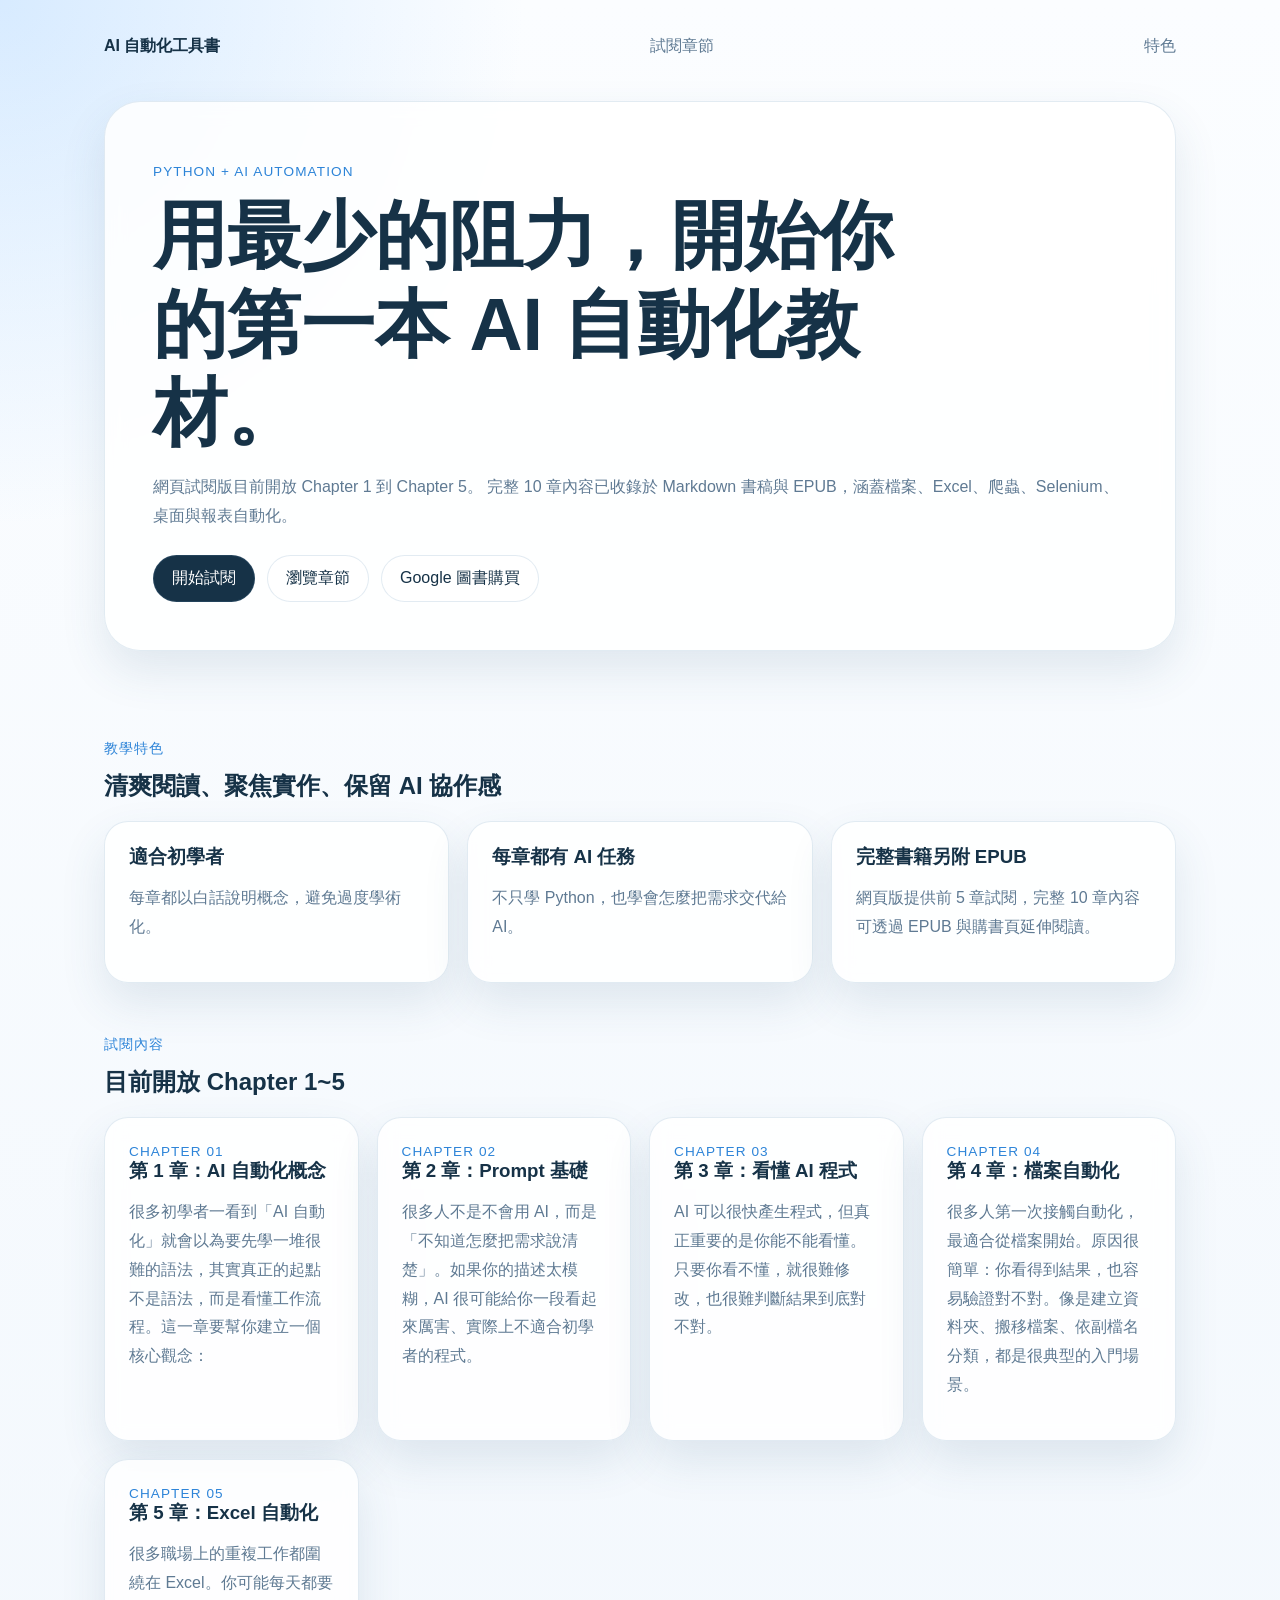
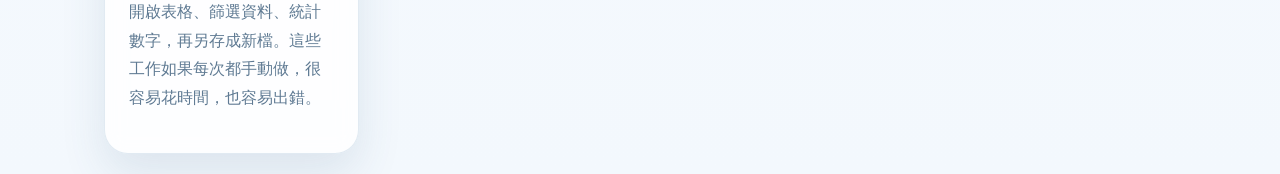
<file: web/index.html>
<!DOCTYPE html>
<html lang="zh-Hant">
<head>
  <meta charset="UTF-8">
  <meta name="viewport" content="width=device-width, initial-scale=1.0">
  <title>AI 自動化工具書：Python 實戰版</title>
  <link rel="stylesheet" href="styles.css">
</head>
<body>
  <header class="hero">
    <nav class="top-nav">
      <a class="brand" href="index.html">AI 自動化工具書</a>
      <a href="#preview">試閱章節</a>
      <a href="#why">特色</a>
    </nav>
    <div class="hero-panel">
      <p class="eyebrow">Python + AI Automation</p>
      <h1>用最少的阻力，開始你的第一本 AI 自動化教材。</h1>
      <p class="lead">
        網頁試閱版目前開放 Chapter 1 到 Chapter 5。
        完整 10 章內容已收錄於 Markdown 書稿與 EPUB，涵蓋檔案、Excel、爬蟲、Selenium、桌面與報表自動化。
      </p>
      <div class="hero-actions">
        <a class="button primary" href="chapter.html?id=chapter01">開始試閱</a>
        <a class="button secondary" href="#preview">瀏覽章節</a>
        <a class="button secondary" href="https://books.google.com.tw/books/about?id=xijTEQAAQBAJ&redir_esc=y" target="_blank" rel="noreferrer">Google 圖書購買</a>
      </div>
    </div>
  </header>

  <main>
    <section class="section" id="why">
      <div class="section-heading">
        <p class="eyebrow">教學特色</p>
        <h2>清爽閱讀、聚焦實作、保留 AI 協作感</h2>
      </div>
      <div class="feature-grid">
        <article class="card">
          <h3>適合初學者</h3>
          <p>每章都以白話說明概念，避免過度學術化。</p>
        </article>
        <article class="card">
          <h3>每章都有 AI 任務</h3>
          <p>不只學 Python，也學會怎麼把需求交代給 AI。</p>
        </article>
        <article class="card">
          <h3>完整書籍另附 EPUB</h3>
          <p>網頁版提供前 5 章試閱，完整 10 章內容可透過 EPUB 與購書頁延伸閱讀。</p>
        </article>
      </div>
    </section>

    <section class="section" id="preview">
      <div class="section-heading">
        <p class="eyebrow">試閱內容</p>
        <h2>目前開放 Chapter 1~5</h2>
      </div>
      <div class="chapter-list" id="chapter-list"></div>
    </section>
  </main>

  <script src="chapters-data.js"></script>
  <script src="script.js"></script>
</body>
</html>
</file>
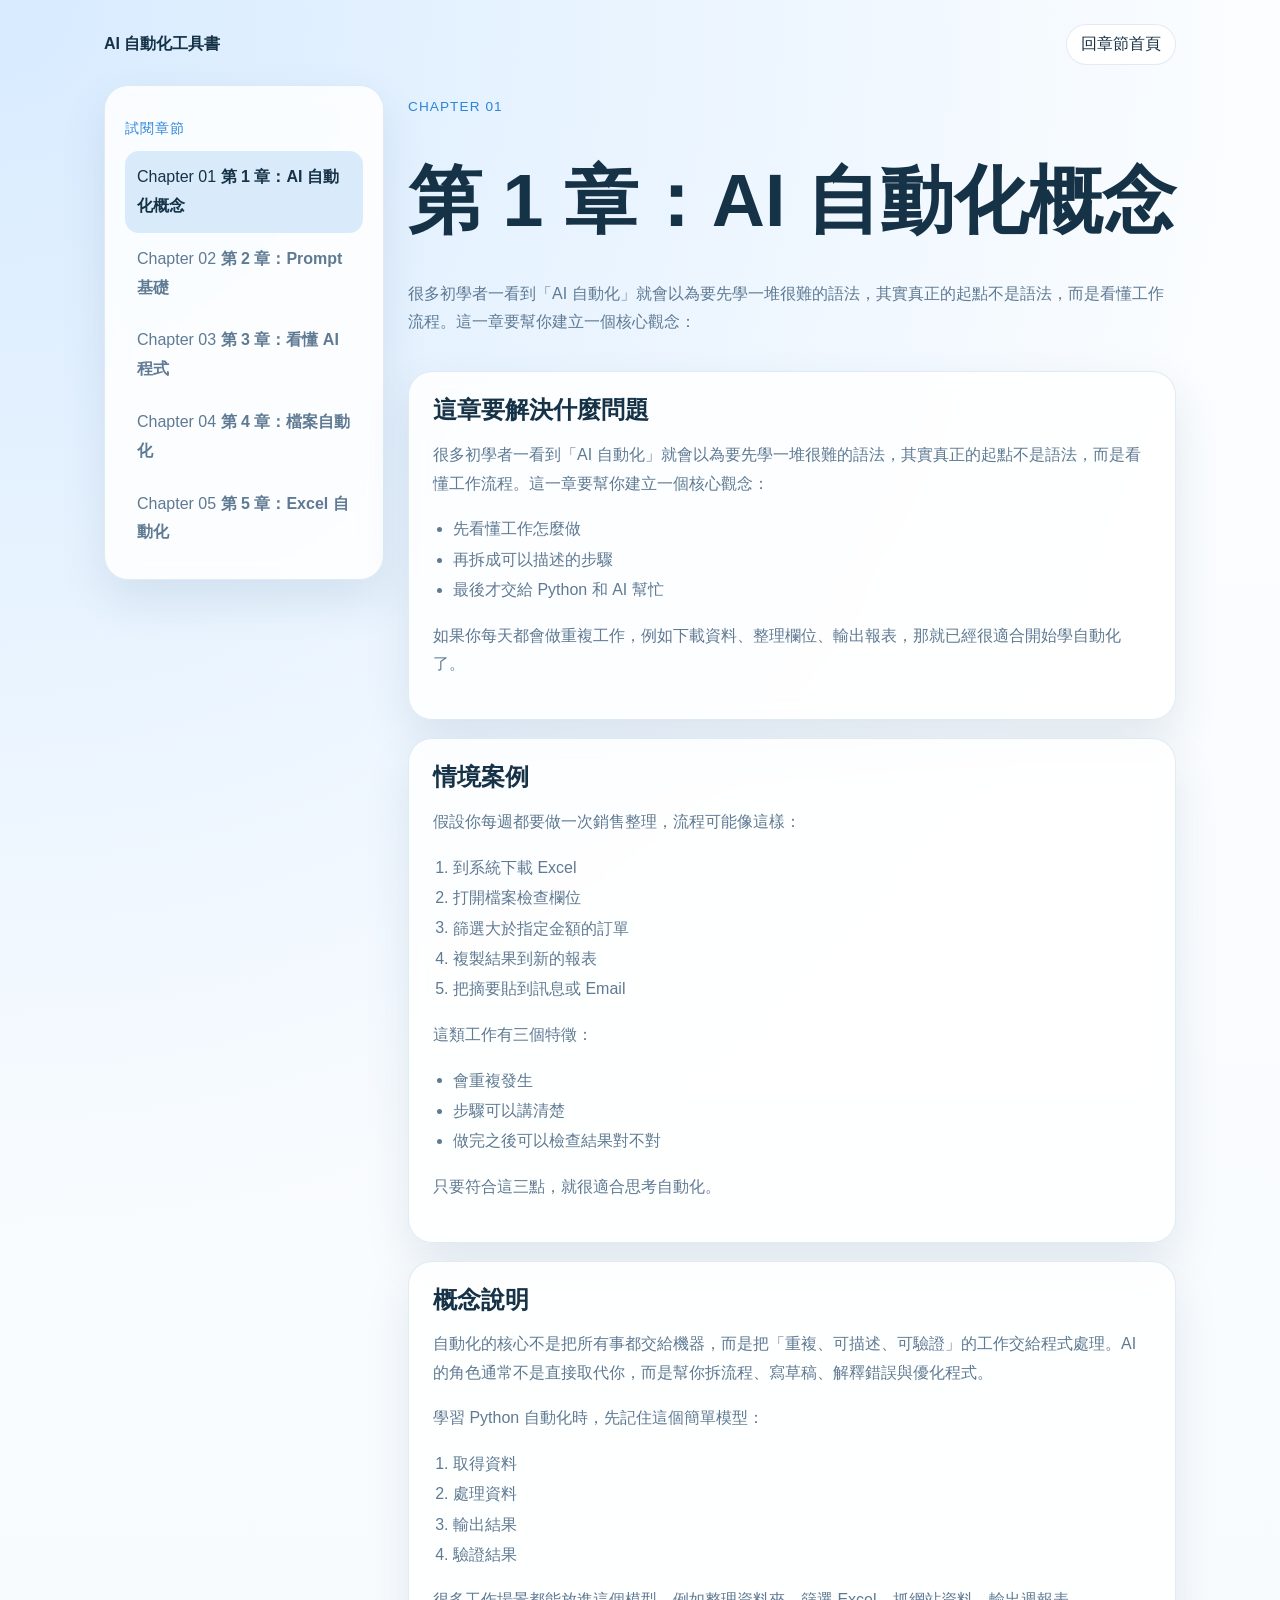
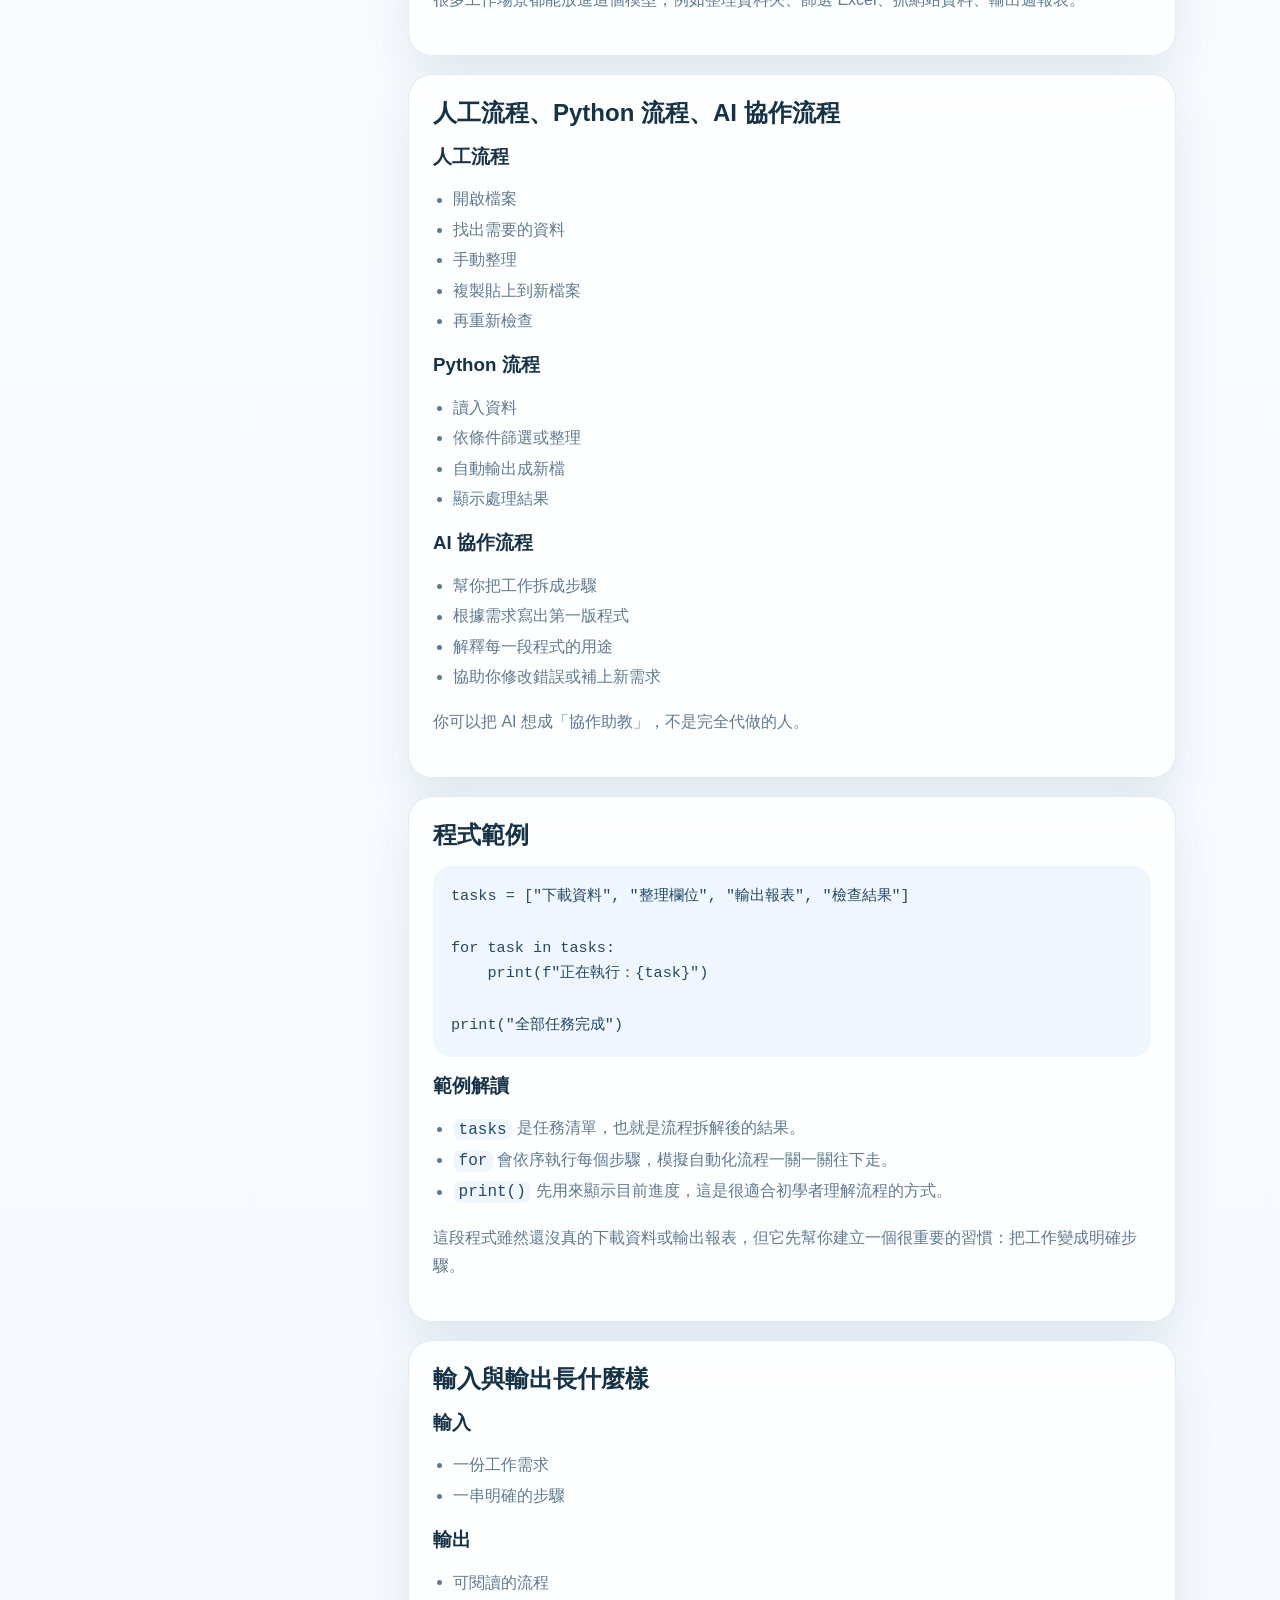
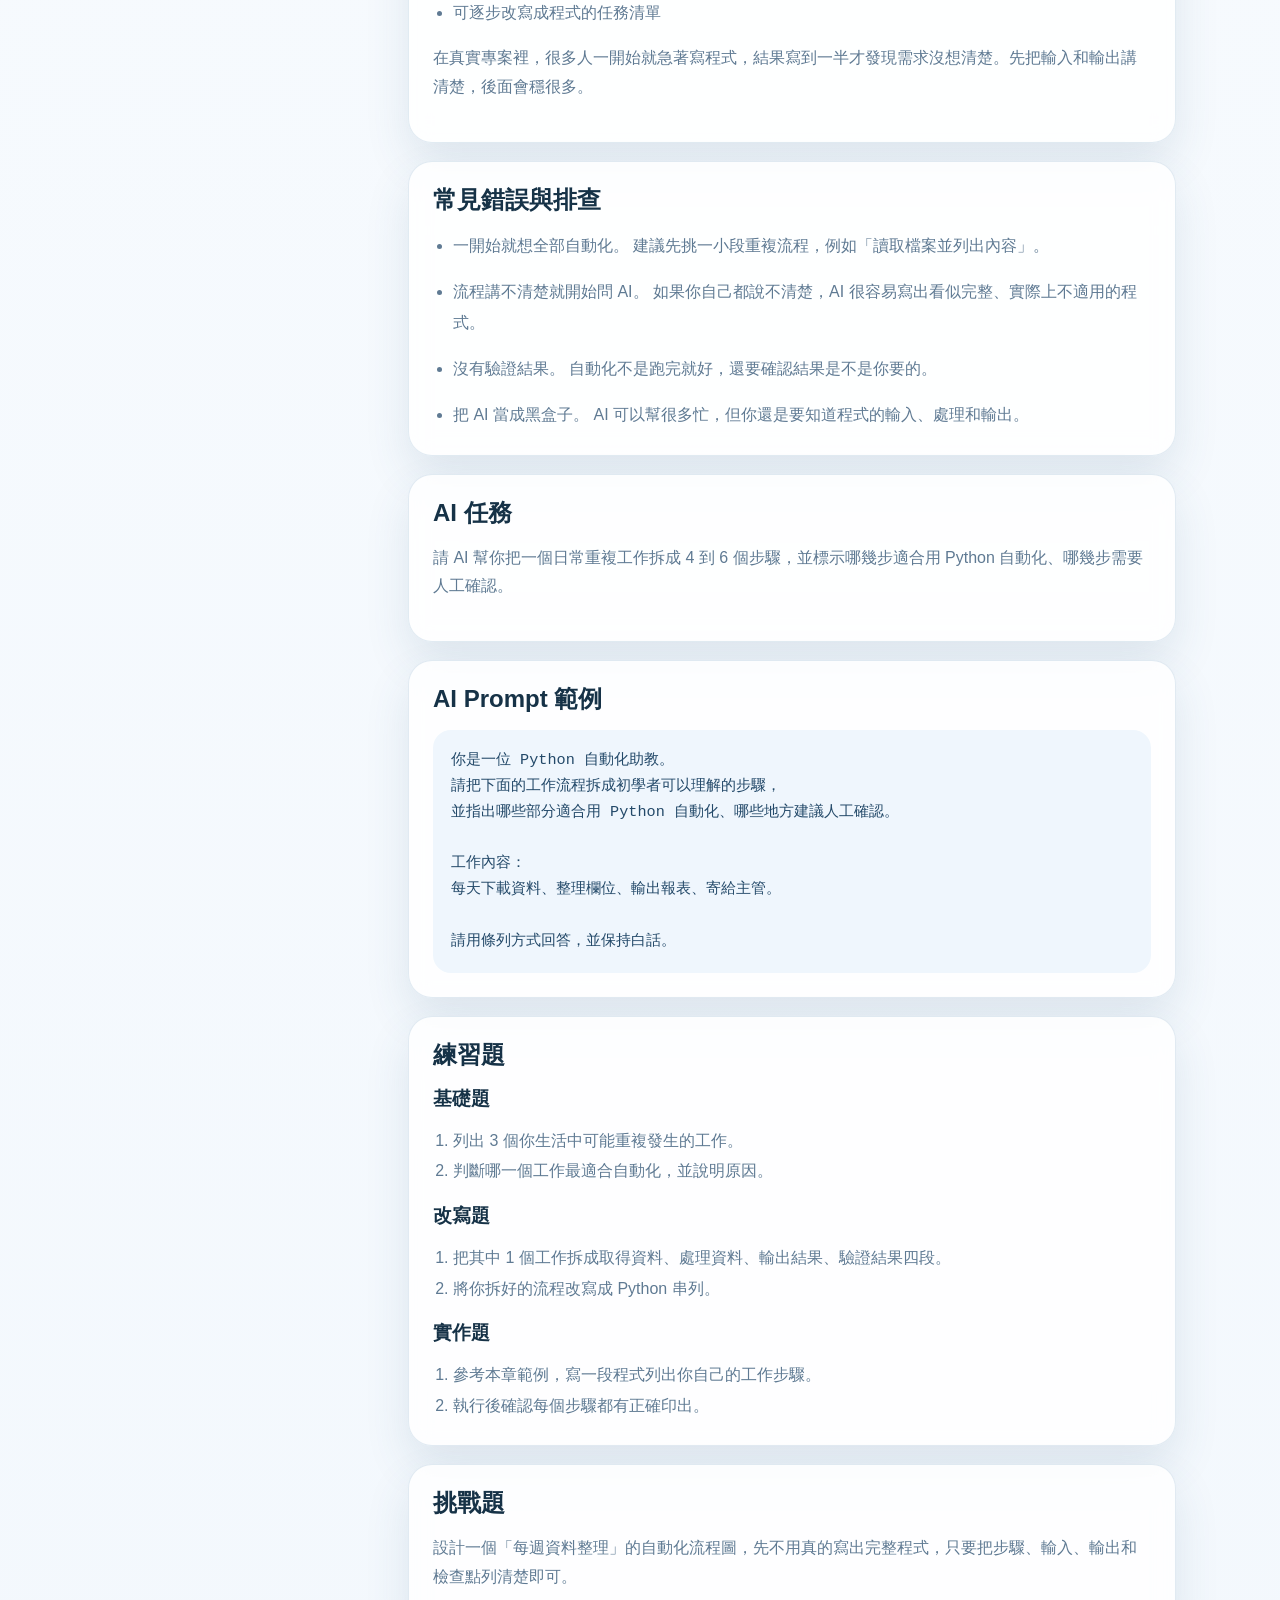
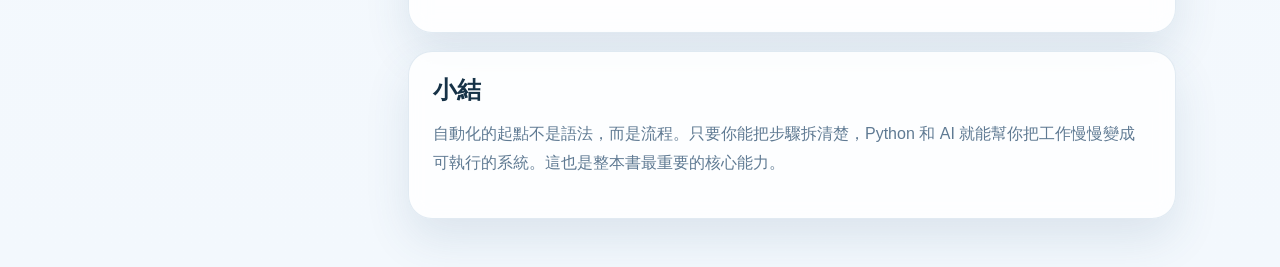
<file: web/chapter.html>
<!DOCTYPE html>
<html lang="zh-Hant">
<head>
  <meta charset="UTF-8">
  <meta name="viewport" content="width=device-width, initial-scale=1.0">
  <title>章節閱讀</title>
  <link rel="stylesheet" href="styles.css">
</head>
<body class="reader-page">
  <header class="reader-header">
    <a class="brand" href="index.html">AI 自動化工具書</a>
    <a class="button secondary small" href="index.html">回章節首頁</a>
  </header>

  <main class="reader-layout">
    <aside class="sidebar" id="sidebar"></aside>
    <article class="reader-content" id="reader-content"></article>
  </main>

  <script src="chapters-data.js"></script>
  <script src="script.js"></script>
</body>
</html>
</file>
<file: web/styles.css>
:root {
  --bg: #f3f8fd;
  --bg-strong: #ffffff;
  --text: #163247;
  --muted: #5f7a93;
  --line: rgba(94, 142, 183, 0.18);
  --accent: #2d84d8;
  --accent-soft: #d9ebfb;
  --shadow: 0 20px 45px rgba(48, 88, 126, 0.12);
  --radius: 24px;
}

* {
  box-sizing: border-box;
}

body {
  margin: 0;
  font-family: "Segoe UI", "Noto Sans TC", sans-serif;
  color: var(--text);
  background:
    radial-gradient(circle at top left, rgba(133, 193, 255, 0.3), transparent 24%),
    linear-gradient(180deg, #fbfdff 0%, var(--bg) 100%);
}

a {
  color: inherit;
  text-decoration: none;
}

.hero,
.section,
.reader-header,
.reader-layout {
  max-width: 1120px;
  margin: 0 auto;
  padding-left: 24px;
  padding-right: 24px;
}

.top-nav,
.reader-header {
  display: flex;
  justify-content: space-between;
  align-items: center;
  gap: 16px;
  padding-top: 24px;
}

.brand {
  font-weight: 700;
}

.top-nav a:not(.brand) {
  color: var(--muted);
}

.hero {
  padding-top: 12px;
  padding-bottom: 56px;
}

.hero-panel,
.card,
.sidebar {
  background: rgba(255, 255, 255, 0.84);
  border: 1px solid var(--line);
  box-shadow: var(--shadow);
  backdrop-filter: blur(10px);
}

.hero-panel {
  margin-top: 44px;
  padding: 48px;
  border-radius: 36px;
}

.eyebrow,
.chapter-number {
  color: var(--accent);
  font-size: 0.85rem;
  letter-spacing: 0.08em;
  text-transform: uppercase;
}

h1,
h2,
h3 {
  line-height: 1.2;
  margin: 0;
}

h1 {
  margin-top: 12px;
  max-width: 780px;
  font-size: clamp(2.4rem, 6vw, 4.6rem);
}

.lead,
.card p,
.sidebar-link,
.chapter-card p {
  color: var(--muted);
  line-height: 1.8;
}

.hero-actions {
  display: flex;
  gap: 12px;
  margin-top: 24px;
  flex-wrap: wrap;
}

.button {
  display: inline-flex;
  align-items: center;
  justify-content: center;
  padding: 12px 18px;
  border-radius: 999px;
  border: 1px solid var(--line);
}

.button.primary {
  color: white;
  background: var(--text);
}

.button.secondary {
  background: var(--bg-strong);
}

.button.small {
  padding: 9px 14px;
}

.section {
  padding-top: 20px;
  padding-bottom: 20px;
}

.section-heading {
  margin-bottom: 20px;
}

.feature-grid,
.chapter-list {
  display: grid;
  gap: 18px;
}

.feature-grid {
  grid-template-columns: repeat(auto-fit, minmax(220px, 1fr));
}

.chapter-list {
  grid-template-columns: repeat(auto-fit, minmax(240px, 1fr));
}

.card {
  border-radius: var(--radius);
  padding: 24px;
}

.reader-layout {
  display: grid;
  grid-template-columns: 280px minmax(0, 1fr);
  gap: 24px;
  padding-top: 20px;
  padding-bottom: 48px;
}

.sidebar {
  border-radius: var(--radius);
  padding: 20px;
  position: sticky;
  top: 24px;
  align-self: start;
}

.sidebar-link {
  display: block;
  padding: 12px;
  border-radius: 14px;
}

.sidebar-link.active {
  background: var(--accent-soft);
  color: var(--text);
}

.reader-content {
  display: grid;
  gap: 18px;
}

.reader-block h2,
.cta-card h2 {
  margin-bottom: 10px;
}

.reader-block h3 {
  margin-top: 18px;
  margin-bottom: 8px;
}

.reader-block p + p {
  margin-top: 12px;
}

.reader-code {
  margin: 16px 0 0;
  padding: 18px;
  border-radius: 18px;
  overflow-x: auto;
  background: #eff6fd;
  color: #234969;
}

.reader-code code {
  font-family: Consolas, "Courier New", monospace;
  font-size: 0.95rem;
  line-height: 1.7;
  white-space: pre;
}

.reader-content code:not(.reader-code code) {
  font-family: Consolas, "Courier New", monospace;
  background: #eff6fd;
  color: #234969;
  padding: 0.12rem 0.35rem;
  border-radius: 8px;
}

.reader-list {
  margin: 16px 0 0;
  padding-left: 20px;
  color: var(--muted);
  line-height: 1.9;
}

.cta-card {
  background: linear-gradient(135deg, #eef7ff 0%, #ffffff 100%);
}

@media (max-width: 920px) {
  .reader-layout {
    grid-template-columns: 1fr;
  }

  .sidebar {
    position: static;
  }

  .hero-panel {
    padding: 32px 24px;
  }
}

@media (max-width: 640px) {
  .hero,
  .section,
  .reader-header,
  .reader-layout {
    padding-left: 16px;
    padding-right: 16px;
  }

  .top-nav,
  .reader-header {
    flex-wrap: wrap;
  }
}
</file>
